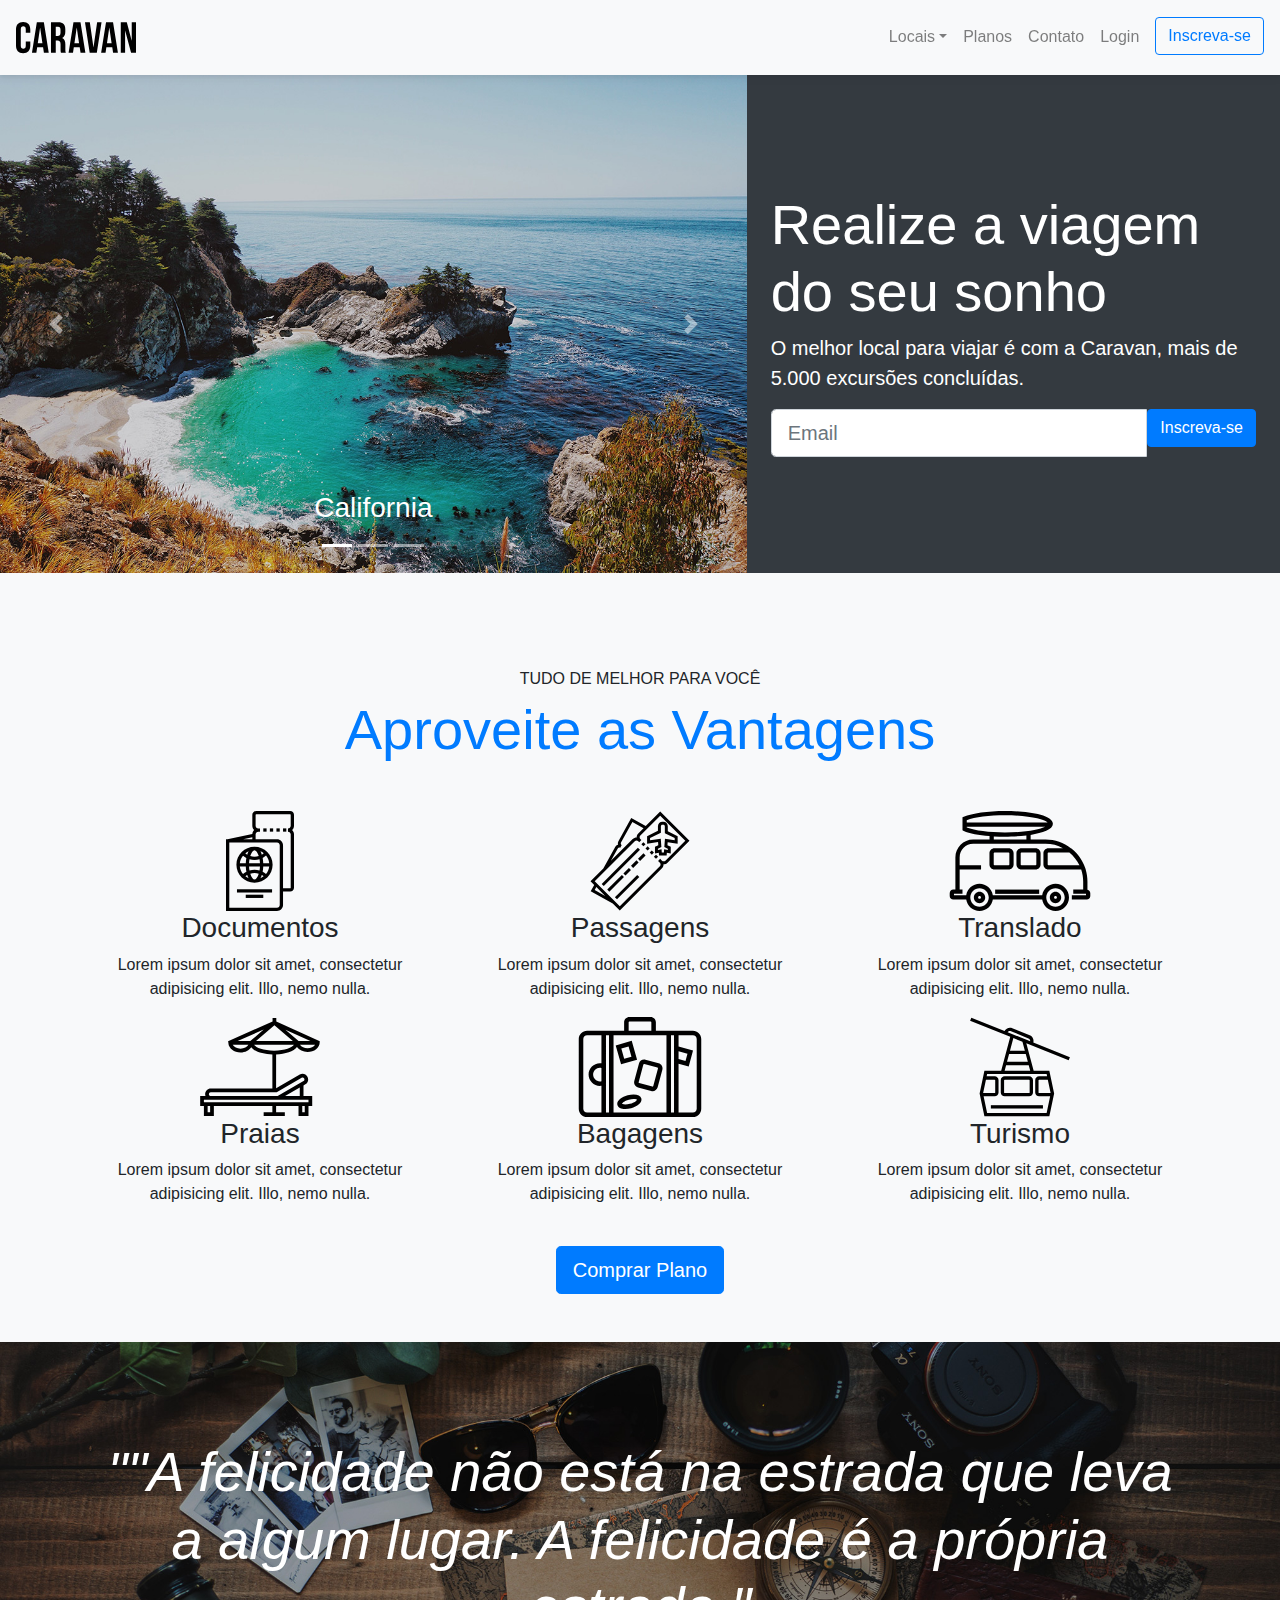
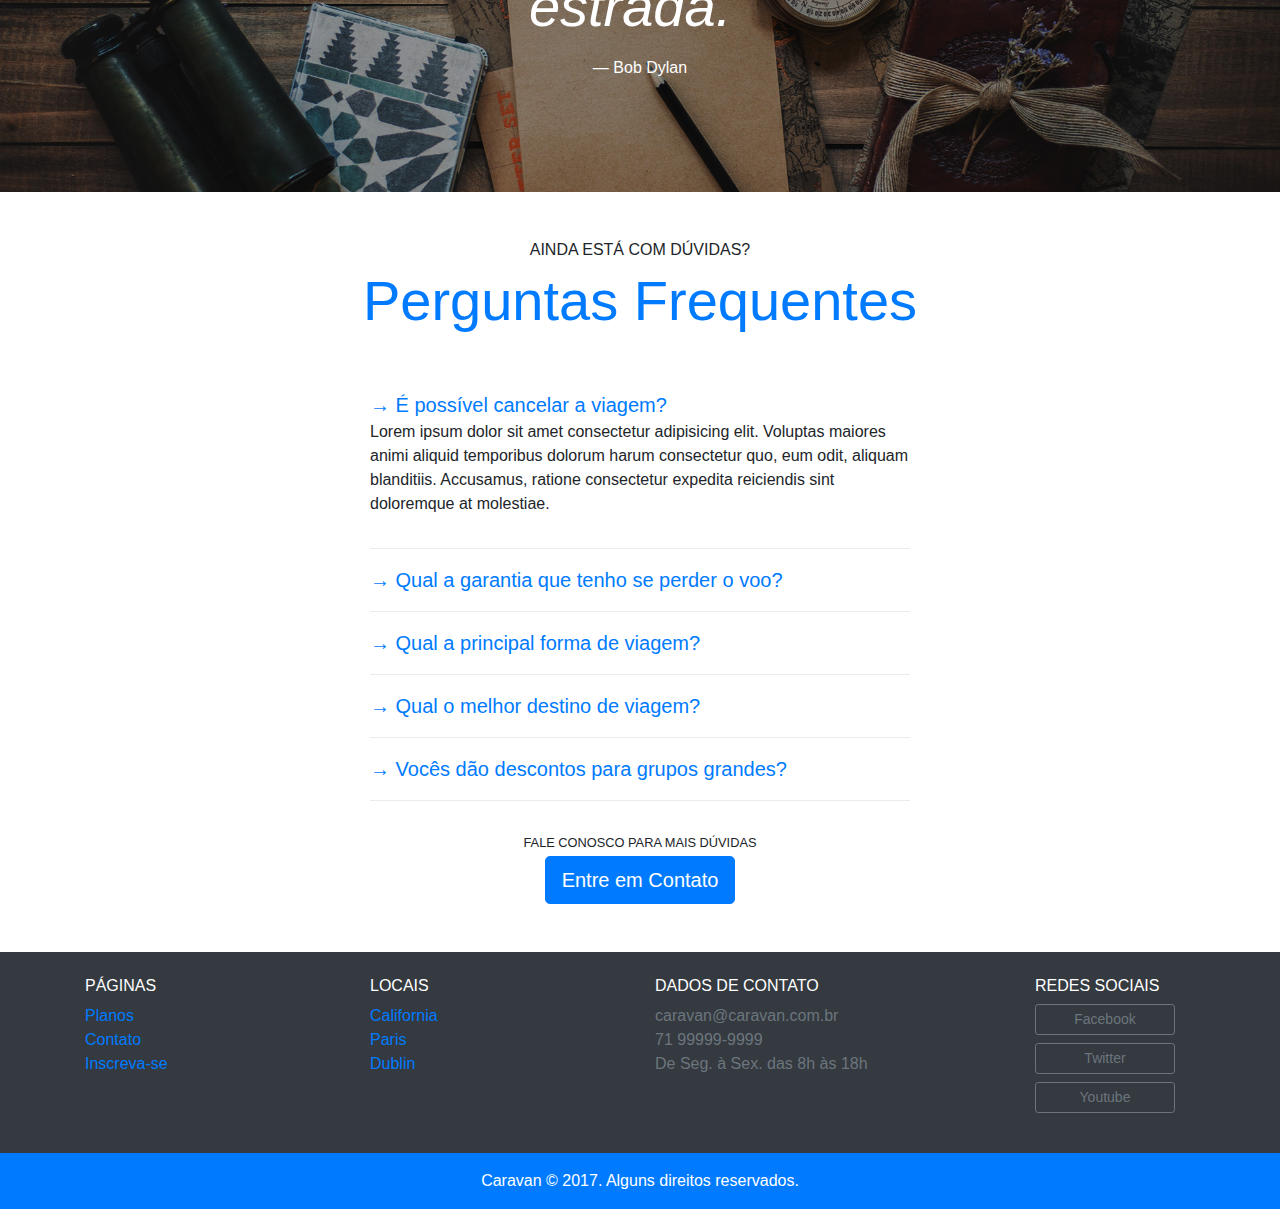
<file: index.html>
<!DOCTYPE html>
<html>

<head>
  <title>Caravan</title>

  <meta charset="utf-8">
  <meta name="viewport" content="width=device-width, initial-scale=1, shrink-to-fit=no">

  <link rel="stylesheet" href="css/bootstrap.css">
  <link rel="stylesheet" href="css/style.css">
</head>

<body>
  <!-- Modal -->
  <div class="modal fade" id="modalLogin" tabindex="-1" role="dialog" aria-labelledby="modalLoginTitulo" aria-hidden="true">
    <div class="modal-dialog" role="document">
      <div class="modal-content">
        <div class="modal-header">
          <h5 class="modal-title" id="modalLoginTitulo">Entre na sua conta</h5>
          <button type="button" class="close" data-dismiss="modal" aria-label="Close">
            <span aria-hidden="true">&times;</span>
          </button>
        </div>
        <div class="modal-body">
          <form>
            <div class="form-group">
              <label for="loginEmail">Email</label>
              <input type="email" class="form-control" id="loginEmail">
            </div>
            <div class="form-group">
              <label for="loginSenha">Password</label>
              <input type="password" class="form-control" id="loginSenha">
            </div>
            <button type="submit" class="btn btn-primary">Entrar na Conta</button>
            <small id="emailHelp" class="form-text text-muted">Esqueceu a senha?<a href="#">Clique aqui.</a></small>
          </form>
        </div>
      </div>
    </div>
  </div>
  <!-- Fecha Modal -->

  <nav class="navbar navbar-expand-md navbar-light bg-light fixed-top py-3 box-shadow">
    <a href="index.html" class="navbar-brand">
      <img src="img/caravan.svg" alt="Caravan">
    </a>
    <button class="navbar-toggler" type="button" data-toggle="collapse" data-target="#navbarSupportedContent" aria-controls="navbarSupportedContent" aria-expanded="false" aria-label="Toggle navigation">
      <span class="navbar-toggler-icon"></span>
    </button>

    <div class="collapse navbar-collapse" id="navbarSupportedContent">
      <ul class="navbar-nav ml-auto">
        <li class="nav-item dropdown">
          <a class="nav-link dropdown-toggle" href="#" id="navbarDropdown" role="button" data-toggle="dropdown" aria-haspopup="true" aria-expanded="false">Locais</a>
          <div class="dropdown-menu" aria-labelledby="navbarDropdown">
            <a class="dropdown-item" href="local.html">California</a>
            <a class="dropdown-item" href="local.html">Paris</a>
            <a class="dropdown-item" href="local.html">Dublin</a>
          </div>
        </li>
        <li class="nav-item">
          <a class="nav-link" href="planos.html">Planos</a>
        </li>
        <li class="nav-item">
          <a class="nav-link" href="contato.html">Contato</a>
        </li>
        <li class="nav-item">
          <a class="nav-link" href="#" data-toggle="modal" data-target="#modalLogin">Login</a>
        </li>
        <li class="nav-item">
          <a class="btn btn-outline-primary ml-md-2" href="inscricao.html">Inscreva-se</a>
        </li>
      </ul>
    </div>
  </nav>

  <section class="container-fluid">
    <div class="row bg-dark text-white">
      <div class="col-lg-7 p-0">

        <div id="carouselCidades" class="carousel slide" data-ride="carousel">
          <ol class="carousel-indicators">
            <li data-target="#carouselCidades" data-slide-to="0" class="active"></li>
            <li data-target="#carouselCidades" data-slide-to="1"></li>
            <li data-target="#carouselCidades" data-slide-to="2"></li>
          </ol>
          <div class="carousel-inner">
            <div class="carousel-item active">
              <img class="d-block w-100" src="img/california.jpg" alt="California">
              <div class="carousel-caption display-4">
                <h3>California</h3>
              </div>
            </div>
            <div class="carousel-item">
              <img class="d-block w-100" src="img/paris.jpg" alt="Paris">
              <div class="carousel-caption display-4">
                <h3>Paris</h3>
              </div>
            </div>
            <div class="carousel-item">
              <img class="d-block w-100" src="img/dublin.jpg" alt="Dublin">
              <div class="carousel-caption display-4">
                <h3>Dublin</h3>
              </div>
            </div>
          </div>
          <a class="carousel-control-prev" href="#carouselCidades" role="button" data-slide="prev">
            <span class="carousel-control-prev-icon" aria-hidden="true"></span>
            <span class="sr-only">Anterior</span>
          </a>
          <a class="carousel-control-next" href="#carouselCidades" role="button" data-slide="next">
            <span class="carousel-control-next-icon" aria-hidden="true"></span>
            <span class="sr-only">Próximo</span>
          </a>
        </div>

      </div>
      <div class="col-lg-5 p-4 align-self-center">
        <h1 class="display-4">Realize a viagem do seu sonho</h1>
        <p class="lead">O melhor local para viajar é com a Caravan, mais de 5.000 excursões concluídas.</p>
        <form action="">
          <div class="input-group input-group-lg">
            <input type="text" class="form-control" placeholder="Email" aria-label="Email" aria-describedby="basic-addon2">
            <span class="input-group-btn">
              <button class="btn btn-primary" type="button">Inscreva-se</button>
            </span>
          </div>
        </form>
      </div>
    </div>
  </section>

  <section class="py-5 bg-light text-center">
    <div class="container">
      <div class="my-5">
        <span class="h6 d-block">TUDO DE MELHOR PARA VOCÊ</span>
        <h2 class="display-4 text-primary">Aproveite as Vantagens</h2>
      </div>

      <div class="row">
        <div class="col-xl-4 col-md-6">
          <div style="height: 100px;" class="d-flex justify-content-center">
            <img src="img/icones/passaporte.svg" alt="Passaporte">
          </div>
          <h3>Documentos</h3>
          <p>Lorem ipsum dolor sit amet, consectetur adipisicing elit. Illo, nemo nulla.</p>
        </div>
        <div class="col-xl-4 col-md-6">
          <div style="height: 100px;" class="d-flex justify-content-center">
            <img src="img/icones/passagens.svg" alt="Passagens">
          </div>
          <h3>Passagens</h3>
          <p>Lorem ipsum dolor sit amet, consectetur adipisicing elit. Illo, nemo nulla.</p>
        </div>
        <div class="col-xl-4 col-md-6">
          <div style="height: 100px;" class="d-flex justify-content-center">
            <img src="img/icones/translado.svg" alt="Translado">
          </div>
          <h3>Translado</h3>
          <p>Lorem ipsum dolor sit amet, consectetur adipisicing elit. Illo, nemo nulla.</p>
        </div>
        <div class="col-xl-4 col-md-6">
          <div style="height: 100px;" class="d-flex justify-content-center">
            <img src="img/icones/praias.svg" alt="Praias">
          </div>
          <h3>Praias</h3>
          <p>Lorem ipsum dolor sit amet, consectetur adipisicing elit. Illo, nemo nulla.</p>
        </div>
        <div class="col-xl-4 col-md-6">
          <div style="height: 100px;" class="d-flex justify-content-center">
            <img src="img/icones/bagagens.svg" alt="Bagagens">
          </div>
          <h3>Bagagens</h3>
          <p>Lorem ipsum dolor sit amet, consectetur adipisicing elit. Illo, nemo nulla.</p>
        </div>
        <div class="col-xl-4 col-md-6">
          <div style="height: 100px;" class="d-flex justify-content-center">
            <img src="img/icones/turismo.svg" alt="Turismo">
          </div>
          <h3>Turismo</h3>
          <p>Lorem ipsum dolor sit amet, consectetur adipisicing elit. Illo, nemo nulla.</p>
        </div>
      </div>
      <a href="planos.html" class="btn btn-primary btn-lg mt-4">Comprar Plano</a>
    </div>
  </section>

  <section id="home-quote" class="p-md-5">
    <blockquote class="blockquote text-center text-white p-md-5 p-3">
      <p class="display-4"><em>""A felicidade não está na estrada que leva a algum lugar. A felicidade é a própria estrada."</em></p>
      <footer class="blockquote-footer text-white">Bob Dylan</footer>
    </blockquote>
  </section>

  <section class="container">
    <div class="my-5 text-center">
      <span class="h6 d-block">AINDA ESTÁ COM DÚVIDAS?</span>
      <h2 class="display-4 text-primary">Perguntas Frequentes</h2>
    </div>
    <div class="row justify-content-center">
      <div class="col-md-6" id="perguntasFrequentes" data-children=".pergunta">
        <div id="question1" class="pergunta py-2">
          <a class="lead" data-toggle="collapse" data-target="#pergunta1" href="#pergunta1" aria-expanded="true" aria-controls="pergunta1">→ É possível cancelar a viagem?</a>
          <div id="pergunta1" class="collapse show" aria-labelledby="question1" data-parent="#perguntasFrequentes" role="tabpanel">
            <p>Lorem ipsum dolor sit amet consectetur adipisicing elit. Voluptas maiores animi aliquid temporibus dolorum harum consectetur quo, eum odit, aliquam blanditiis. Accusamus, ratione consectetur expedita reiciendis sint doloremque at molestiae.</p>
          </div>
        </div>
        <div class="dropdown-divider"></div>
        <div id="question2" class="pergunta py-2">
          <a class="lead collapsed" data-toggle="collapse" data-target="#pergunta2" href="#pergunta2" aria-expanded="false" aria-controls="pergunta2">→ Qual a garantia que tenho se perder o voo?</a>
          <div id="pergunta2" class="collapse" aria-labelledby="question2" data-parent="#perguntasFrequentes" role="tabpanel">
            <p>Lorem ipsum dolor sit amet consectetur adipisicing elit. Voluptas maiores animi aliquid temporibus dolorum harum consectetur quo, eum odit, aliquam blanditiis. Accusamus, ratione consectetur expedita reiciendis sint doloremque at molestiae.</p>
          </div>
        </div>
        <div class="dropdown-divider"></div>
        <div id="question3" class="pergunta py-2">
          <a class="lead collapsed" data-toggle="collapse" data-target="#pergunta3" href="#pergunta3" aria-expanded="false" aria-controls="pergunta3">→ Qual a principal forma de viagem?</a>
          <div id="pergunta3" class="collapse" aria-labelledby="question3" data-parent="#perguntasFrequentes" role="tabpanel">
            <p>Lorem ipsum dolor sit amet consectetur adipisicing elit. Voluptas maiores animi aliquid temporibus dolorum harum consectetur quo, eum odit, aliquam blanditiis. Accusamus, ratione consectetur expedita reiciendis sint doloremque at molestiae.</p>
          </div>
        </div>
        <div class="dropdown-divider"></div>
        <div id="question4" class="pergunta py-2">
          <a class="lead collapsed" data-toggle="collapse" data-target="#pergunta4" href="#pergunta4" aria-expanded="false" aria-controls="pergunta4">→ Qual o melhor destino de viagem?</a>
          <div id="pergunta4" class="collapse" aria-labelledby="question4" data-parent="#perguntasFrequentes" role="tabpanel">
            <p>Lorem ipsum dolor sit amet consectetur adipisicing elit. Voluptas maiores animi aliquid temporibus dolorum harum consectetur quo, eum odit, aliquam blanditiis. Accusamus, ratione consectetur expedita reiciendis sint doloremque at molestiae.</p>
          </div>
        </div>
        <div class="dropdown-divider"></div>
        <div id="question5" class="pergunta py-2">
          <a class="lead collapsed" data-toggle="collapse" data-target="#pergunta5" href="#pergunta5" aria-expanded="false" aria-controls="pergunta5">→ Vocês dão descontos para grupos grandes?</a>
          <div id="pergunta5" class="collapse" aria-labelledby="question5" data-parent="#perguntasFrequentes" role="tabpanel">
            <p>Lorem ipsum dolor sit amet consectetur adipisicing elit. Voluptas maiores animi aliquid temporibus dolorum harum consectetur quo, eum odit, aliquam blanditiis. Accusamus, ratione consectetur expedita reiciendis sint doloremque at molestiae.</p>
          </div>
        </div>
        <div class="dropdown-divider"></div>
      </div>
    </div>
    <div class="text-center my-4">
      <p class="small m-1">FALE CONOSCO PARA MAIS DÚVIDAS</p>
      <a class="btn btn-primary btn-lg" href="contato.html">Entre em Contato</a>
    </div>
  </section>

  <footer class="bg-dark text-white mt-5">
    <div class="container py-4">
      <div class="row">
        <div class="col-md-3 col-6">
          <h4 class="h6">PÁGINAS</h4>
          <ul class="list-unstyled">
            <li><a href="planos.html">Planos</a></li>
            <li><a href="contato.html">Contato</a></li>
            <li><a href="inscricao.html">Inscreva-se</a></li>
          </ul>
        </div>
        <div class="col-md-3 col-6">
          <h4 class="h6">LOCAIS</h4>
          <ul class="list-unstyled">
            <li><a href="local.html">California</a></li>
            <li><a href="local.html">Paris</a></li>
            <li><a href="local.html">Dublin</a></li>
          </ul>
        </div>
        <div class="col-md-4">
          <h4 class="h6">DADOS DE CONTATO</h4>
          <ul class="list-unstyled text-secondary">
            <li>caravan@caravan.com.br</li>
            <li>71 99999-9999</li>
            <li>De Seg. à Sex. das 8h às 18h</li>
          </ul>
        </div>
        <div class="col-md-2">
          <h4 class="h6">REDES SOCIAIS</h4>
          <ul class="list-unstyled">
            <li><a class="btn btn-outline-secondary btn-sm btn-block mb-2" href="#" style="max-width: 140px;">Facebook</a></li>
            <li><a class="btn btn-outline-secondary btn-sm btn-block mb-2" href="#" style="max-width: 140px;">Twitter</a></li>
            <li><a class="btn btn-outline-secondary btn-sm btn-block mb-2" href="#" style="max-width: 140px;">Youtube</a></li>
          </ul>
        </div>
      </div>
    </div>
    <div class="bg-primary text-center py-3">
      <p class="mb-0">Caravan © 2017. Alguns direitos reservados.</p>
    </div>
  </footer>

  <script type="text/javascript" src="js/jquery-3.2.1.slim.min.js"></script>
  <script type="text/javascript" src="js/popper.min.js"></script>
  <script type="text/javascript" src="js/bootstrap.js"></script>
  <script type="text/javascript" src="js/app.js"></script>
</body>

</html>
</file>
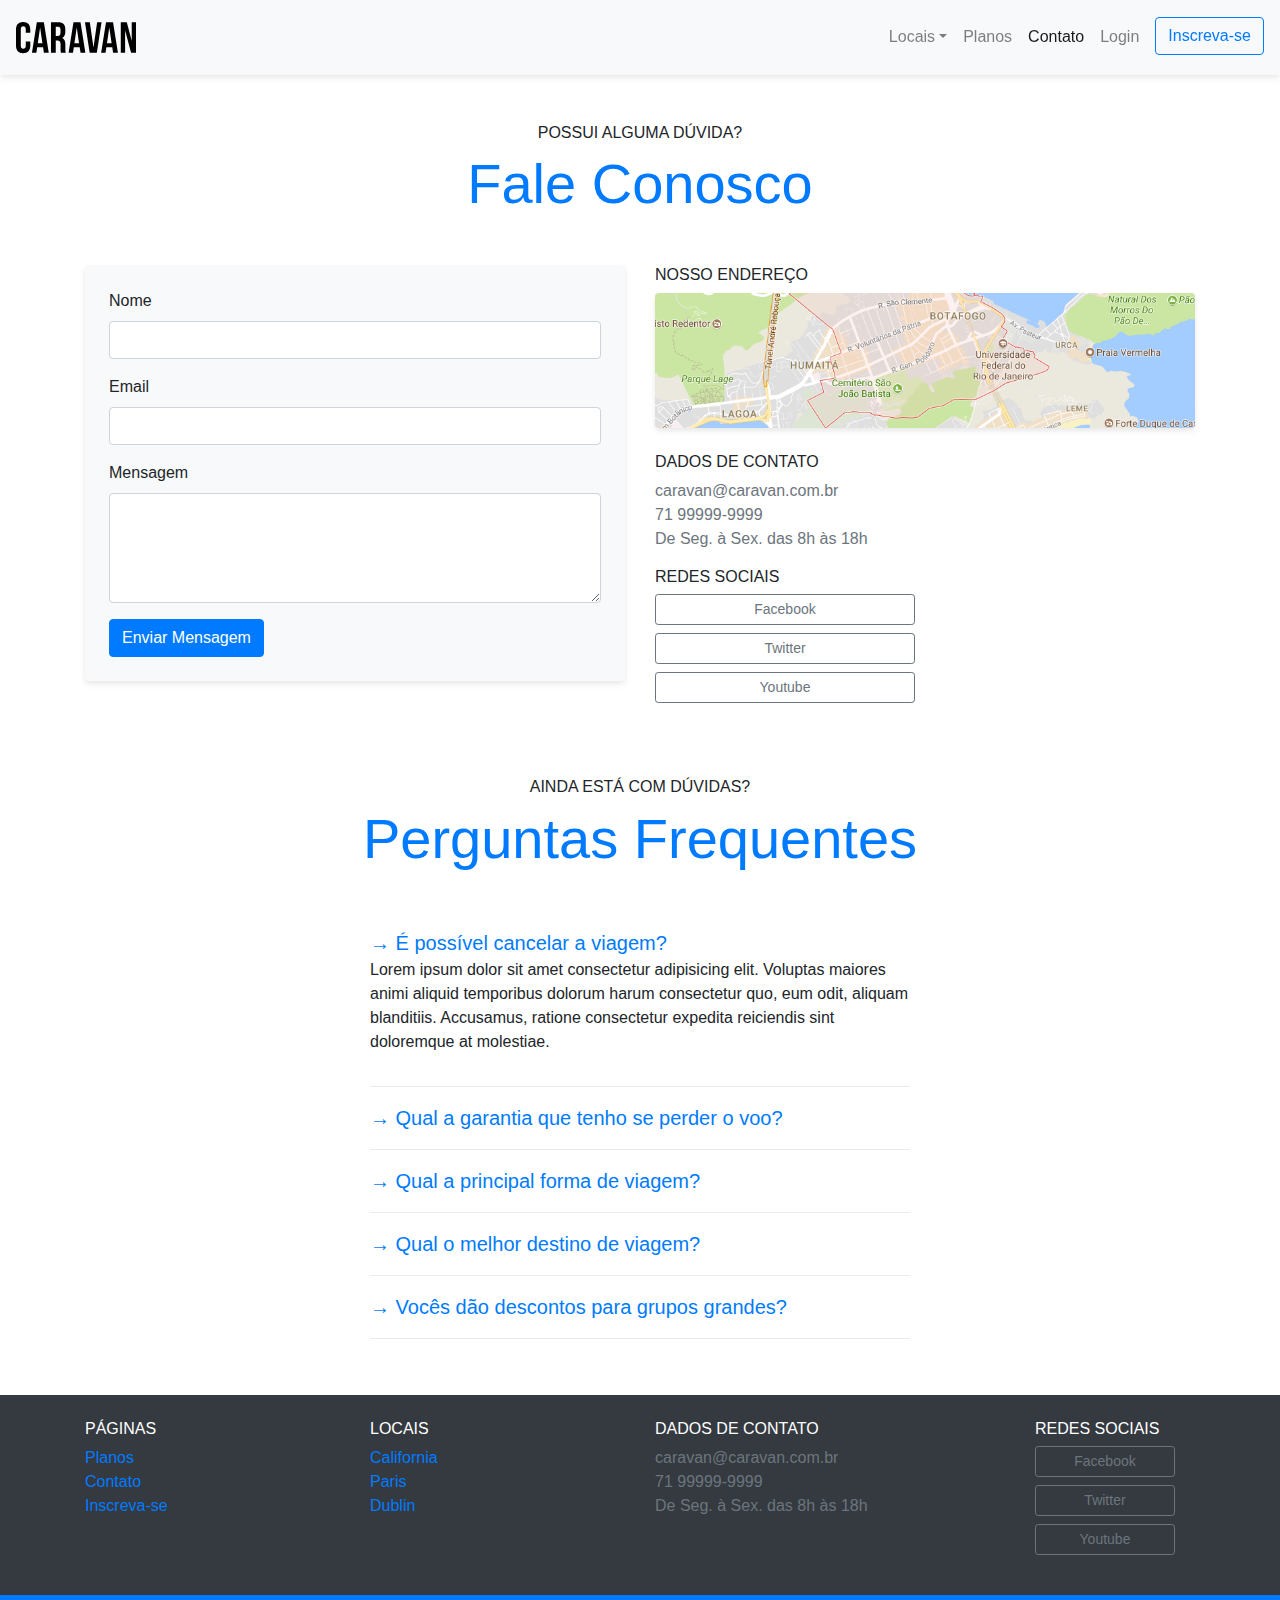
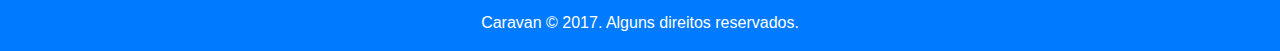
<file: contato.html>
<!DOCTYPE html>
<html>

<head>
  <title>Caravan - Contato</title>

  <meta charset="utf-8">
  <meta name="viewport" content="width=device-width, initial-scale=1, shrink-to-fit=no">

  <link rel="stylesheet" href="css/bootstrap.css">
  <link rel="stylesheet" href="css/style.css">
</head>

<body>
  <!-- Modal -->
  <div class="modal fade" id="modalLogin" tabindex="-1" role="dialog" aria-labelledby="modalLoginTitulo" aria-hidden="true">
    <div class="modal-dialog" role="document">
      <div class="modal-content">
        <div class="modal-header">
          <h5 class="modal-title" id="modalLoginTitulo">Entre na sua conta</h5>
          <button type="button" class="close" data-dismiss="modal" aria-label="Close">
            <span aria-hidden="true">&times;</span>
          </button>
        </div>
        <div class="modal-body">
          <form>
            <div class="form-group">
              <label for="loginEmail">Email</label>
              <input type="email" class="form-control" id="loginEmail">
            </div>
            <div class="form-group">
              <label for="loginSenha">Password</label>
              <input type="password" class="form-control" id="loginSenha">
            </div>
            <button type="submit" class="btn btn-primary">Entrar na Conta</button>
            <small id="emailHelp" class="form-text text-muted">Esqueceu a senha?<a href="#">Clique aqui.</a></small>
          </form>
        </div>
      </div>
    </div>
  </div>
  <!-- Fecha Modal -->

  <nav class="navbar navbar-expand-md navbar-light bg-light fixed-top py-3 box-shadow">
    <a href="index.html" class="navbar-brand">
      <img src="img/caravan.svg" alt="Caravan">
    </a>
    <button class="navbar-toggler" type="button" data-toggle="collapse" data-target="#navbarSupportedContent" aria-controls="navbarSupportedContent" aria-expanded="false" aria-label="Toggle navigation">
      <span class="navbar-toggler-icon"></span>
    </button>

    <div class="collapse navbar-collapse" id="navbarSupportedContent">
      <ul class="navbar-nav ml-auto">
        <li class="nav-item dropdown">
          <a class="nav-link dropdown-toggle" href="#" id="navbarDropdown" role="button" data-toggle="dropdown" aria-haspopup="true" aria-expanded="false">Locais</a>
          <div class="dropdown-menu" aria-labelledby="navbarDropdown">
            <a class="dropdown-item" href="local.html">California</a>
            <a class="dropdown-item" href="local.html">Paris</a>
            <a class="dropdown-item" href="local.html">Dublin</a>
          </div>
        </li>
        <li class="nav-item">
          <a class="nav-link" href="planos.html">Planos</a>
        </li>
        <li class="nav-item">
          <a class="nav-link active" href="contato.html">Contato</a>
        </li>
        <li class="nav-item">
          <a class="nav-link" href="#" data-toggle="modal" data-target="#modalLogin">Login</a>
        </li>
        <li class="nav-item">
          <a class="btn btn-outline-primary ml-md-2" href="inscricao.html">Inscreva-se</a>
        </li>
      </ul>
    </div>
  </nav>

  <section class="container">
    <div class="my-5 text-center">
      <span class="h6 d-block">POSSUI ALGUMA DÚVIDA?</span>
      <h1 class="display-4 text-primary">Fale Conosco</h1>
    </div>
    <div class="row">
      <div class="col-lg mb-5">
        <form class="bg-light rounded p-4 box-shadow">
          <div class="form-group">
            <label for="clienteNome">Nome</label>
            <input type="text" class="form-control" id="clienteNome">
          </div>
          <div class="form-group">
            <label for="clienteEmail">Email</label>
            <input type="email" class="form-control" id="clienteEmail">
          </div>
          <div class="form-group">
            <label for="clienteMensagem">Mensagem</label>
            <textarea id="clienteMensagem" class="form-control" rows="4"></textarea>
          </div>
          <button type="submit" class="btn btn-primary">Enviar Mensagem</button>
        </form>
      </div>
      <div class="col-lg">
        <h2 class="h6">NOSSO ENDEREÇO</h2>
        <a href="#">
          <img class="img-fluid box-shadow rounded mb-4" src="img/mapa.png" alt="Endereço da Empresa">
        </a>

        <h2 class="h6">DADOS DE CONTATO</h2>
        <ul class="list-unstyled text-secondary">
          <li>caravan@caravan.com.br</li>
          <li>71 99999-9999</li>
          <li>De Seg. à Sex. das 8h às 18h</li>
        </ul>

        <h2 class="h6">REDES SOCIAIS</h2>
        <ul class="list-unstyled" style="max-width: 260px;">
          <li><a class="btn btn-outline-secondary btn-sm btn-block mb-2" href="#">Facebook</a></li>
          <li><a class="btn btn-outline-secondary btn-sm btn-block mb-2" href="#">Twitter</a></li>
          <li><a class="btn btn-outline-secondary btn-sm btn-block mb-2" href="#">Youtube</a></li>
        </ul>

      </div>
    </div>
  </section>


  <section class="container">
    <div class="my-5 text-center">
      <span class="h6 d-block">AINDA ESTÁ COM DÚVIDAS?</span>
      <h2 class="display-4 text-primary">Perguntas Frequentes</h2>
    </div>
    <div class="row justify-content-center">
      <div class="col-md-6" id="perguntasFrequentes" data-children=".pergunta">
        <div id="question1" class="pergunta py-2">
          <a class="lead" data-toggle="collapse" data-target="#pergunta1" href="#pergunta1" aria-expanded="true" aria-controls="pergunta1">→ É possível cancelar a viagem?</a>
          <div id="pergunta1" class="collapse show" aria-labelledby="question1" data-parent="#perguntasFrequentes" role="tabpanel">
            <p>Lorem ipsum dolor sit amet consectetur adipisicing elit. Voluptas maiores animi aliquid temporibus dolorum harum consectetur quo, eum odit, aliquam blanditiis. Accusamus, ratione consectetur expedita reiciendis sint doloremque at molestiae.</p>
          </div>
        </div>
        <div class="dropdown-divider"></div>
        <div id="question2" class="pergunta py-2">
          <a class="lead collapsed" data-toggle="collapse" data-target="#pergunta2" href="#pergunta2" aria-expanded="false" aria-controls="pergunta2">→ Qual a garantia que tenho se perder o voo?</a>
          <div id="pergunta2" class="collapse" aria-labelledby="question2" data-parent="#perguntasFrequentes" role="tabpanel">
            <p>Lorem ipsum dolor sit amet consectetur adipisicing elit. Voluptas maiores animi aliquid temporibus dolorum harum consectetur quo, eum odit, aliquam blanditiis. Accusamus, ratione consectetur expedita reiciendis sint doloremque at molestiae.</p>
          </div>
        </div>
        <div class="dropdown-divider"></div>
        <div id="question3" class="pergunta py-2">
          <a class="lead collapsed" data-toggle="collapse" data-target="#pergunta3" href="#pergunta3" aria-expanded="false" aria-controls="pergunta3">→ Qual a principal forma de viagem?</a>
          <div id="pergunta3" class="collapse" aria-labelledby="question3" data-parent="#perguntasFrequentes" role="tabpanel">
            <p>Lorem ipsum dolor sit amet consectetur adipisicing elit. Voluptas maiores animi aliquid temporibus dolorum harum consectetur quo, eum odit, aliquam blanditiis. Accusamus, ratione consectetur expedita reiciendis sint doloremque at molestiae.</p>
          </div>
        </div>
        <div class="dropdown-divider"></div>
        <div id="question4" class="pergunta py-2">
          <a class="lead collapsed" data-toggle="collapse" data-target="#pergunta4" href="#pergunta4" aria-expanded="false" aria-controls="pergunta4">→ Qual o melhor destino de viagem?</a>
          <div id="pergunta4" class="collapse" aria-labelledby="question4" data-parent="#perguntasFrequentes" role="tabpanel">
            <p>Lorem ipsum dolor sit amet consectetur adipisicing elit. Voluptas maiores animi aliquid temporibus dolorum harum consectetur quo, eum odit, aliquam blanditiis. Accusamus, ratione consectetur expedita reiciendis sint doloremque at molestiae.</p>
          </div>
        </div>
        <div class="dropdown-divider"></div>
        <div id="question5" class="pergunta py-2">
          <a class="lead collapsed" data-toggle="collapse" data-target="#pergunta5" href="#pergunta5" aria-expanded="false" aria-controls="pergunta5">→ Vocês dão descontos para grupos grandes?</a>
          <div id="pergunta5" class="collapse" aria-labelledby="question5" data-parent="#perguntasFrequentes" role="tabpanel">
            <p>Lorem ipsum dolor sit amet consectetur adipisicing elit. Voluptas maiores animi aliquid temporibus dolorum harum consectetur quo, eum odit, aliquam blanditiis. Accusamus, ratione consectetur expedita reiciendis sint doloremque at molestiae.</p>
          </div>
        </div>
        <div class="dropdown-divider"></div>
      </div>
    </div>
  </section>

  <footer class="bg-dark text-white mt-5">
    <div class="container py-4">
      <div class="row">
        <div class="col-md-3 col-6">
          <h4 class="h6">PÁGINAS</h4>
          <ul class="list-unstyled">
            <li><a href="planos.html">Planos</a></li>
            <li><a href="contato.html">Contato</a></li>
            <li><a href="inscricao.html">Inscreva-se</a></li>
          </ul>
        </div>
        <div class="col-md-3 col-6">
          <h4 class="h6">LOCAIS</h4>
          <ul class="list-unstyled">
            <li><a href="local.html">California</a></li>
            <li><a href="local.html">Paris</a></li>
            <li><a href="local.html">Dublin</a></li>
          </ul>
        </div>
        <div class="col-md-4">
          <h4 class="h6">DADOS DE CONTATO</h4>
          <ul class="list-unstyled text-secondary">
            <li>caravan@caravan.com.br</li>
            <li>71 99999-9999</li>
            <li>De Seg. à Sex. das 8h às 18h</li>
          </ul>
        </div>
        <div class="col-md-2">
          <h4 class="h6">REDES SOCIAIS</h4>
          <ul class="list-unstyled">
            <li><a class="btn btn-outline-secondary btn-sm btn-block mb-2" href="#" style="max-width: 140px;">Facebook</a></li>
            <li><a class="btn btn-outline-secondary btn-sm btn-block mb-2" href="#" style="max-width: 140px;">Twitter</a></li>
            <li><a class="btn btn-outline-secondary btn-sm btn-block mb-2" href="#" style="max-width: 140px;">Youtube</a></li>
          </ul>
        </div>
      </div>
    </div>
    <div class="bg-primary text-center py-3">
      <p class="mb-0">Caravan © 2017. Alguns direitos reservados.</p>
    </div>
  </footer>

  <script type="text/javascript" src="js/jquery-3.2.1.slim.min.js"></script>
  <script type="text/javascript" src="js/popper.min.js"></script>
  <script type="text/javascript" src="js/bootstrap.js"></script>
  <script type="text/javascript" src="js/app.js"></script>
</body>

</html>
</file>
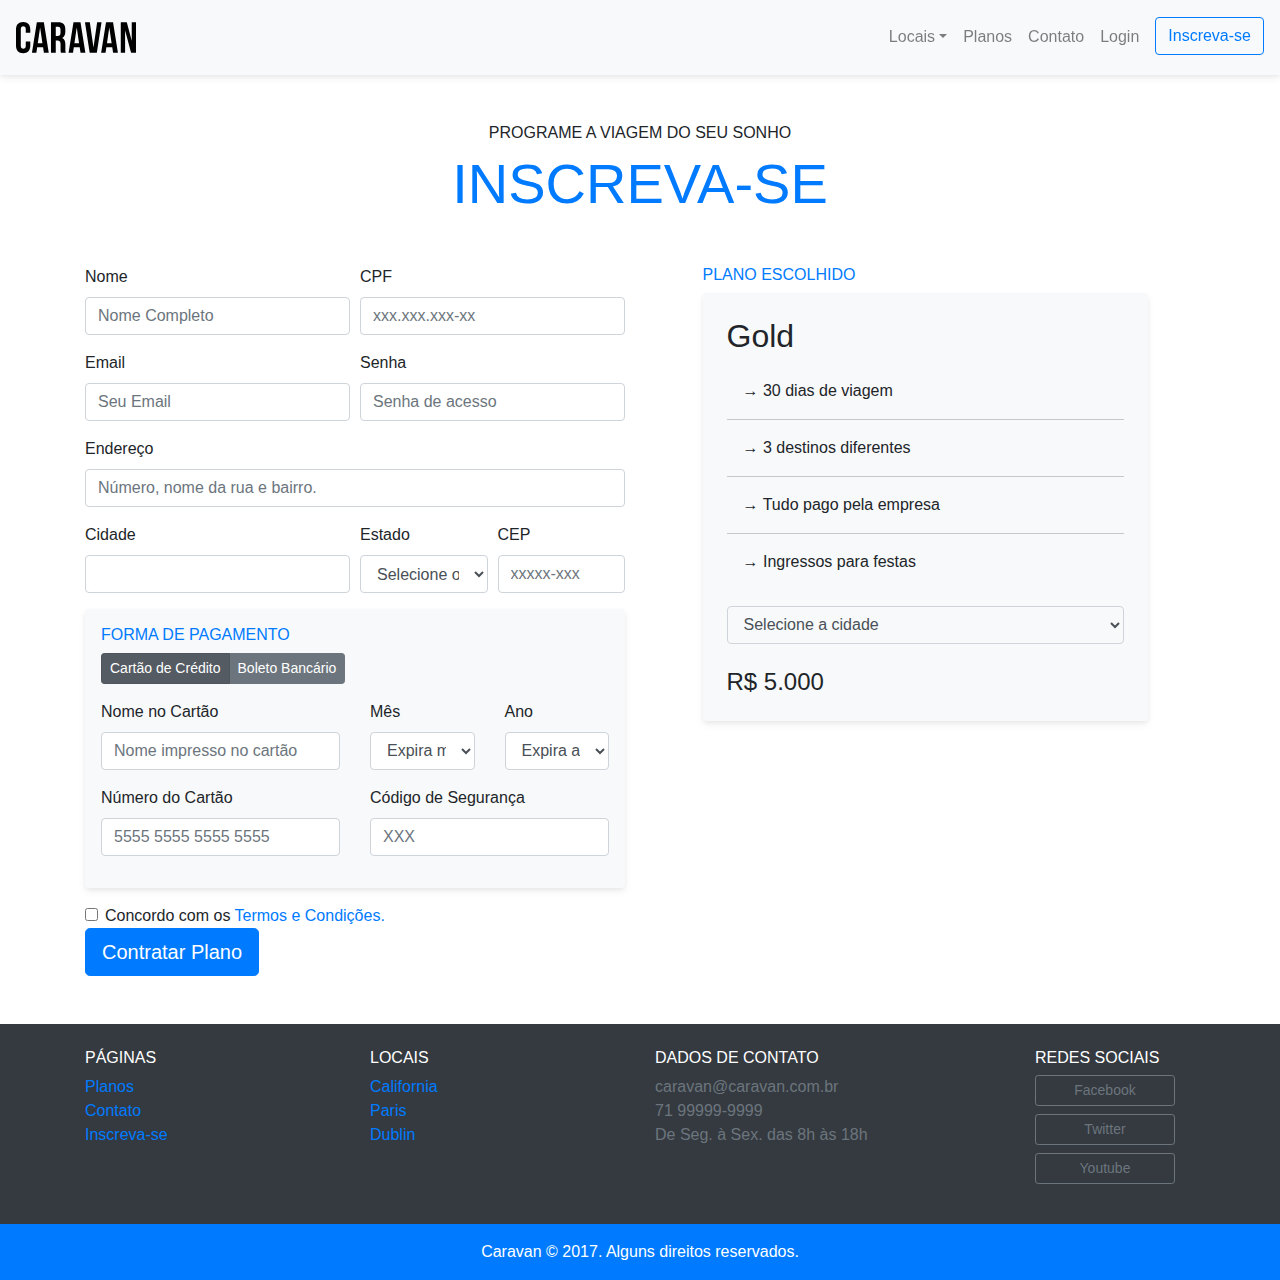
<file: inscricao.html>
<!DOCTYPE html>
<html>

<head>
  <title>Caravan - Inscrição</title>

  <meta charset="utf-8">
  <meta name="viewport" content="width=device-width, initial-scale=1, shrink-to-fit=no">

  <link rel="stylesheet" href="css/bootstrap.css">
  <link rel="stylesheet" href="css/style.css">
</head>

<body>
  <!-- Modal -->
  <div class="modal fade" id="modalLogin" tabindex="-1" role="dialog" aria-labelledby="modalLoginTitulo" aria-hidden="true">
    <div class="modal-dialog" role="document">
      <div class="modal-content">
        <div class="modal-header">
          <h5 class="modal-title" id="modalLoginTitulo">Entre na sua conta</h5>
          <button type="button" class="close" data-dismiss="modal" aria-label="Close">
            <span aria-hidden="true">&times;</span>
          </button>
        </div>
        <div class="modal-body">
          <form>
            <div class="form-group">
              <label for="loginEmail">Email</label>
              <input type="email" class="form-control" id="loginEmail">
            </div>
            <div class="form-group">
              <label for="loginSenha">Password</label>
              <input type="password" class="form-control" id="loginSenha">
            </div>
            <button type="submit" class="btn btn-primary">Entrar na Conta</button>
            <small id="emailHelp" class="form-text text-muted">Esqueceu a senha?<a href="#">Clique aqui.</a></small>
          </form>
        </div>
      </div>
    </div>
  </div>
  <!-- Fecha Modal -->

  <nav class="navbar navbar-expand-md navbar-light bg-light fixed-top py-3 box-shadow">
    <a href="index.html" class="navbar-brand">
      <img src="img/caravan.svg" alt="Caravan">
    </a>
    <button class="navbar-toggler" type="button" data-toggle="collapse" data-target="#navbarSupportedContent" aria-controls="navbarSupportedContent" aria-expanded="false" aria-label="Toggle navigation">
      <span class="navbar-toggler-icon"></span>
    </button>

    <div class="collapse navbar-collapse" id="navbarSupportedContent">
      <ul class="navbar-nav ml-auto">
        <li class="nav-item dropdown">
          <a class="nav-link dropdown-toggle" href="#" id="navbarDropdown" role="button" data-toggle="dropdown" aria-haspopup="true" aria-expanded="false">Locais</a>
          <div class="dropdown-menu" aria-labelledby="navbarDropdown">
            <a class="dropdown-item" href="local.html">California</a>
            <a class="dropdown-item" href="local.html">Paris</a>
            <a class="dropdown-item" href="local.html">Dublin</a>
          </div>
        </li>
        <li class="nav-item">
          <a class="nav-link" href="planos.html">Planos</a>
        </li>
        <li class="nav-item">
          <a class="nav-link" href="contato.html">Contato</a>
        </li>
        <li class="nav-item">
          <a class="nav-link" href="#" data-toggle="modal" data-target="#modalLogin">Login</a>
        </li>
        <li class="nav-item">
          <a class="btn btn-outline-primary ml-md-2" href="inscricao.html">Inscreva-se</a>
        </li>
      </ul>
    </div>
  </nav>

  <section class="container">
    <div class="my-5 text-center">
      <span class="h6 d-block">PROGRAME A VIAGEM DO SEU SONHO</span>
      <h1 class="display-4 text-primary">INSCREVA-SE</h1>
    </div>
    <div class="row">
      <form class="col-lg-6" action="">
        <div class="form-row">
          <div class="form-group col-md-6">
            <label for="inputNome">Nome</label>
            <input type="text" class="form-control" id="inputNome" placeholder="Nome Completo">
          </div>
          <div class="form-group col-md-6">
            <label for="inputCPF">CPF</label>
            <input type="text" class="form-control" id="inputCPF" placeholder="xxx.xxx.xxx-xx">
          </div>
          <div class="form-group col-md-6">
            <label for="inputEmail">Email</label>
            <input type="email" class="form-control" id="inputEmail" placeholder="Seu Email">
          </div>
          <div class="form-group col-md-6">
            <label for="inputSenha">Senha</label>
            <input type="password" class="form-control" id="inputSenha" placeholder="Senha de acesso">
          </div>
          <div class="form-group col-12">
            <label for="inputEndereco">Endereço</label>
            <input type="text" class="form-control" id="inputEndereco" placeholder="Número, nome da rua e bairro.">
          </div>
          <div class="form-group col-md-6">
            <label for="inputCidade">Cidade</label>
            <input type="text" class="form-control" id="inputCidade">
          </div>
          <div class="form-group col-md-3 col-6">
            <label for="inputEstado">Estado</label>
            <select id="inputEstado" class="form-control">
              <option>Selecione o Estado</option>
              <option>Bahia</option>
              <option>Rio de Janeiro</option>
              <option>São Paulo</option>
              <option>Ceará</option>
              <option>Acre</option>
            </select>
          </div>
          <div class="form-group col-md-3 col-6">
            <label for="inputCEP">CEP</label>
            <input type="text" class="form-control" id="inputCEP" placeholder="xxxxx-xxx">
          </div>
        </div>

        <div class="bg-light rounded box-shadow p-3 form-group">
          <h2 class="h6 text-primary">FORMA DE PAGAMENTO</h2>
          <nav class="nav btn-group mb-3" id="formaPagamento" role="tablist">
            <button type="button" class="btn btn-secondary active btn-sm" id="nav-cartao-tab" data-toggle="tab" href="#nav-cartao" role="tab" aria-controls="nav-cartao" aria-selected="true">Cartão de Crédito</button>
            <button type="button" class="btn btn-secondary btn-sm" id="nav-boleto-tab" data-toggle="tab" href="#nav-boleto" role="tab" aria-controls="nav-boleto" aria-selected="false">Boleto Bancário</button>
          </nav>
          <div class="tab-content" id="formaPagamentoConteudo">
            <div class="tab-pane fade show active" id="nav-cartao" role="tabpanel" aria-labelledby="nav-cartao-tab">
              <div class="form row">
                <div class="form-group col-md-6">
                  <label for="inputNomeCartao">Nome no Cartão</label>
                  <input type="text" class="form-control" id="inputNomeCartao" placeholder="Nome impresso no cartão">
                </div>
                <div class="form-group col-md-3 col-6">
                  <label for="inputMes">Mês</label>
                  <select id="inputMes" class="form-control">
                    <option>Expira mês...</option>
                    <option>01</option>
                    <option>02</option>
                    <option>03</option>
                    <option>04</option>
                    <option>05</option>
                  </select>
                </div>
                <div class="form-group col-md-3 col-6">
                  <label for="inputAno">Ano</label>
                  <select id="inputAno" class="form-control">
                    <option>Expira ano...</option>
                    <option>2023</option>
                    <option>2024</option>
                    <option>2025</option>
                  </select>
                </div>
                <div class="form-group col-md-6">
                  <label for="inputNumeroCartao">Número do Cartão</label>
                  <input type="text" class="form-control" id="inputNumeroCartao" placeholder="5555 5555 5555 5555">
                </div>
                <div class="form-group col-md-6">
                  <label for="inputCodigoSeguranca">Código de Segurança</label>
                  <input type="text" class="form-control" id="inputCodigoSeguranca" placeholder="XXX">
                </div>
              </div>
            </div>
            <div class="tab-pane fade" id="nav-boleto" role="tabpanel" aria-labelledby="nav-boleto-tab">
              <p class="lead">Clique em contratar plano que enviaremos um boleto para o seu e-mail.</p>
            </div>
          </div>
        </div>

        <div class="form-check">
          <label class="form-check-label">
            <input type="checkbox" class="form-check-input">
            Concordo com os <a href="#">Termos e Condições.</a>
          </label>
        </div>
        <button type="submit" class="btn btn-primary btn-lg">Contratar Plano</button>
      </form>

      <div class="col-lg-5 mx-auto order-first order-lg-1 mb-5">
        <h2 class="h6 text-primary">PLANO ESCOLHIDO</h2>
        <div class="bg-light rounded p-4 box-shadow">
          <h2>Gold</h2>
          <ul class="lista-plano list-unstyled">
            <li>→ 30 dias de viagem</li>
            <li>→ 3 destinos diferentes</li>
            <li>→ Tudo pago pela empresa</li>
            <li>→ Ingressos para festas</li>
          </ul>
          <form class="form-group">
            <select class="form-control bg-light" id="inputCidades">
              <option>Selecione a cidade</option>
              <option>California</option>
              <option>Paris</option>
              <option>Dublin</option>
            </select>
          </form>
          <div class="row mt-4">
            <div class="col">
              <span class="h4">R$ 5.000</span>
            </div>
          </div>
        </div>
      </div>

    </div>

  </section>




  <footer class="bg-dark text-white mt-5">
    <div class="container py-4">
      <div class="row">
        <div class="col-md-3 col-6">
          <h4 class="h6">PÁGINAS</h4>
          <ul class="list-unstyled">
            <li><a href="planos.html">Planos</a></li>
            <li><a href="contato.html">Contato</a></li>
            <li><a href="inscricao.html">Inscreva-se</a></li>
          </ul>
        </div>
        <div class="col-md-3 col-6">
          <h4 class="h6">LOCAIS</h4>
          <ul class="list-unstyled">
            <li><a href="local.html">California</a></li>
            <li><a href="local.html">Paris</a></li>
            <li><a href="local.html">Dublin</a></li>
          </ul>
        </div>
        <div class="col-md-4">
          <h4 class="h6">DADOS DE CONTATO</h4>
          <ul class="list-unstyled text-secondary">
            <li>caravan@caravan.com.br</li>
            <li>71 99999-9999</li>
            <li>De Seg. à Sex. das 8h às 18h</li>
          </ul>
        </div>
        <div class="col-md-2">
          <h4 class="h6">REDES SOCIAIS</h4>
          <ul class="list-unstyled">
            <li><a class="btn btn-outline-secondary btn-sm btn-block mb-2" href="#" style="max-width: 140px;">Facebook</a></li>
            <li><a class="btn btn-outline-secondary btn-sm btn-block mb-2" href="#" style="max-width: 140px;">Twitter</a></li>
            <li><a class="btn btn-outline-secondary btn-sm btn-block mb-2" href="#" style="max-width: 140px;">Youtube</a></li>
          </ul>
        </div>
      </div>
    </div>
    <div class="bg-primary text-center py-3">
      <p class="mb-0">Caravan © 2017. Alguns direitos reservados.</p>
    </div>
  </footer>

  <script type="text/javascript" src="js/jquery-3.2.1.slim.min.js"></script>
  <script type="text/javascript" src="js/popper.min.js"></script>
  <script type="text/javascript" src="js/bootstrap.js"></script>
  <script type="text/javascript" src="js/app.js"></script>
</body>

</html>
</file>
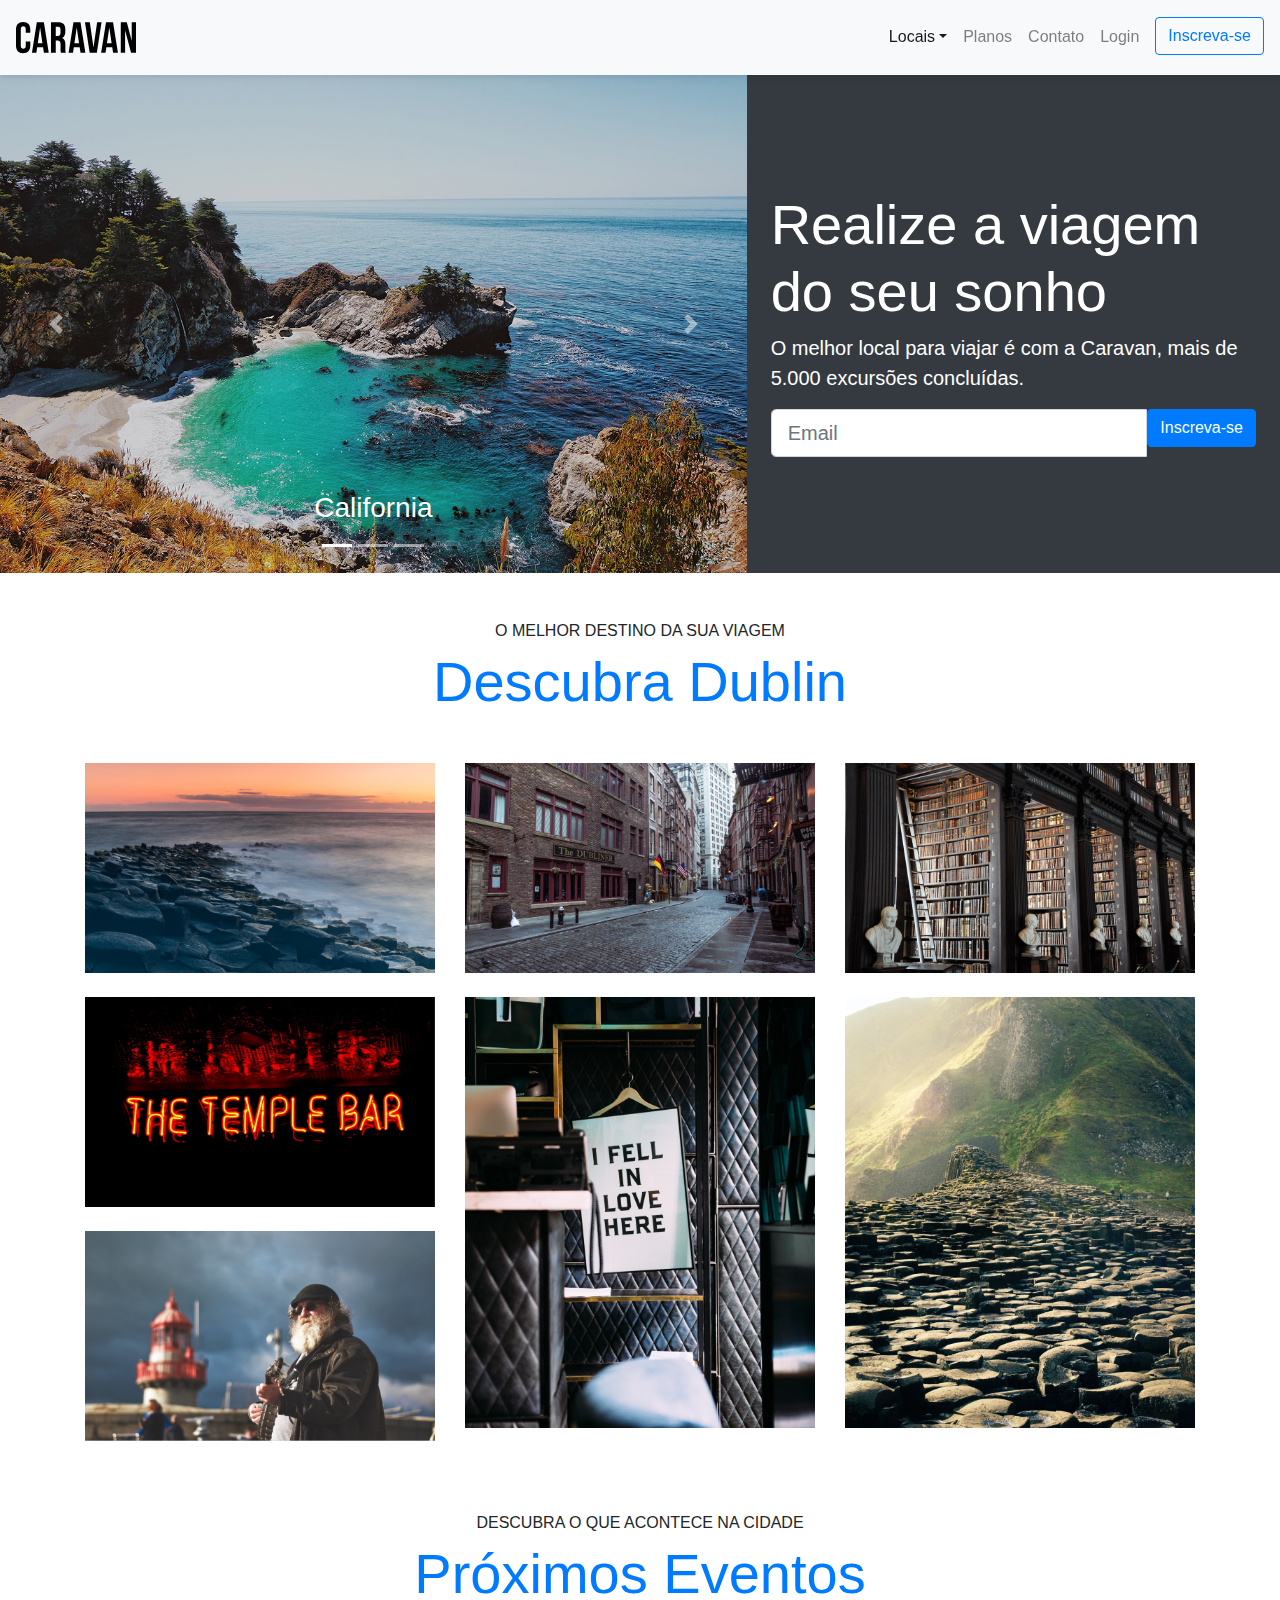
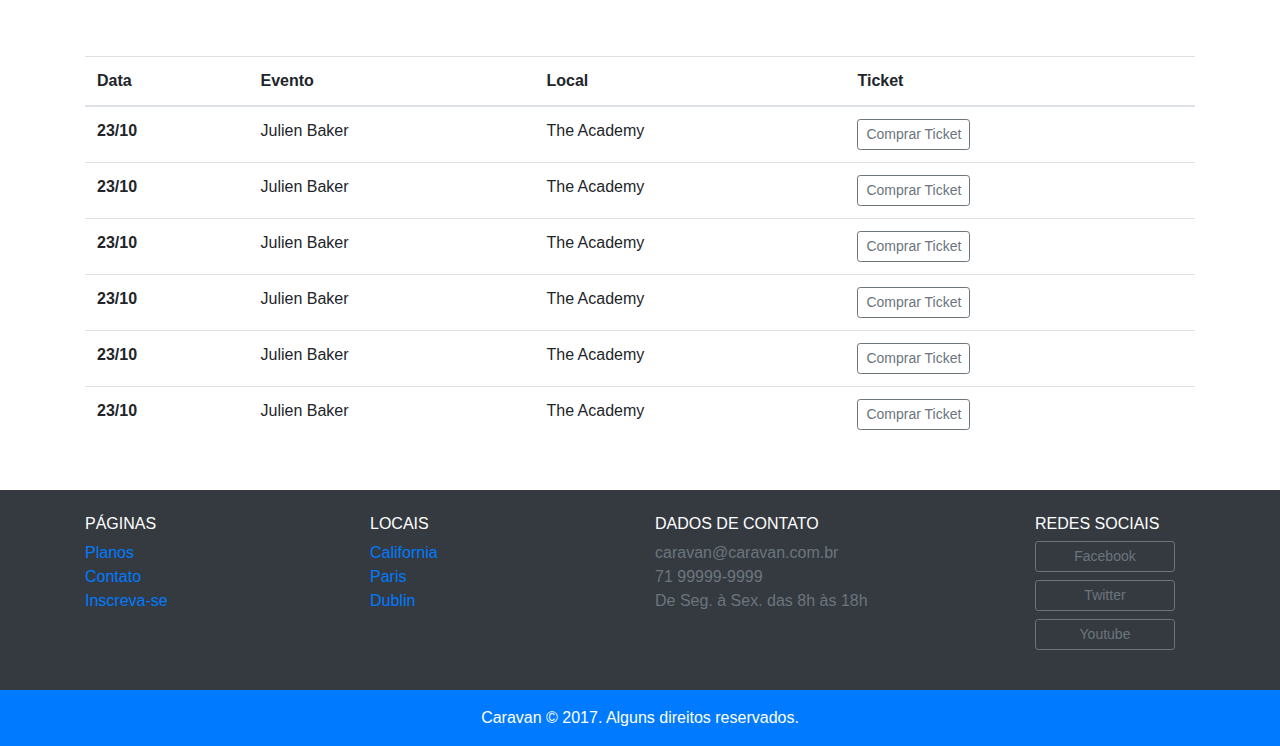
<file: local.html>
<!DOCTYPE html>
<html>

<head>
  <title>Caravan - Local</title>

  <meta charset="utf-8">
  <meta name="viewport" content="width=device-width, initial-scale=1, shrink-to-fit=no">

  <link rel="stylesheet" href="css/bootstrap.css">
  <link rel="stylesheet" href="css/style.css">
</head>

<body>
  <!-- Modal -->
  <div class="modal fade" id="modalLogin" tabindex="-1" role="dialog" aria-labelledby="modalLoginTitulo" aria-hidden="true">
    <div class="modal-dialog" role="document">
      <div class="modal-content">
        <div class="modal-header">
          <h5 class="modal-title" id="modalLoginTitulo">Entre na sua conta</h5>
          <button type="button" class="close" data-dismiss="modal" aria-label="Close">
            <span aria-hidden="true">&times;</span>
          </button>
        </div>
        <div class="modal-body">
          <form>
            <div class="form-group">
              <label for="loginEmail">Email</label>
              <input type="email" class="form-control" id="loginEmail">
            </div>
            <div class="form-group">
              <label for="loginSenha">Password</label>
              <input type="password" class="form-control" id="loginSenha">
            </div>
            <button type="submit" class="btn btn-primary">Entrar na Conta</button>
            <small id="emailHelp" class="form-text text-muted">Esqueceu a senha?<a href="#">Clique aqui.</a></small>
          </form>
        </div>
      </div>
    </div>
  </div>
  <!-- Fecha Modal -->

  <nav class="navbar navbar-expand-md navbar-light bg-light fixed-top py-3 box-shadow">
    <a href="index.html" class="navbar-brand">
      <img src="img/caravan.svg" alt="Caravan">
    </a>
    <button class="navbar-toggler" type="button" data-toggle="collapse" data-target="#navbarSupportedContent" aria-controls="navbarSupportedContent" aria-expanded="false" aria-label="Toggle navigation">
      <span class="navbar-toggler-icon"></span>
    </button>

    <div class="collapse navbar-collapse" id="navbarSupportedContent">
      <ul class="navbar-nav ml-auto">
        <li class="nav-item dropdown">
          <a class="nav-link dropdown-toggle active" href="#" id="navbarDropdown" role="button" data-toggle="dropdown" aria-haspopup="true" aria-expanded="false">Locais</a>
          <div class="dropdown-menu" aria-labelledby="navbarDropdown">
            <a class="dropdown-item" href="local.html">California</a>
            <a class="dropdown-item" href="local.html">Paris</a>
            <a class="dropdown-item" href="local.html">Dublin</a>
          </div>
        </li>
        <li class="nav-item">
          <a class="nav-link" href="planos.html">Planos</a>
        </li>
        <li class="nav-item">
          <a class="nav-link" href="contato.html">Contato</a>
        </li>
        <li class="nav-item">
          <a class="nav-link" href="#" data-toggle="modal" data-target="#modalLogin">Login</a>
        </li>
        <li class="nav-item">
          <a class="btn btn-outline-primary ml-md-2" href="inscricao.html">Inscreva-se</a>
        </li>
      </ul>
    </div>
  </nav>

  <section class="container-fluid">
    <div class="row bg-dark text-white">
      <div class="col-lg-7 p-0">

        <div id="carouselCidades" class="carousel slide" data-ride="carousel">
          <ol class="carousel-indicators">
            <li data-target="#carouselCidades" data-slide-to="0" class="active"></li>
            <li data-target="#carouselCidades" data-slide-to="1"></li>
            <li data-target="#carouselCidades" data-slide-to="2"></li>
          </ol>
          <div class="carousel-inner">
            <div class="carousel-item active">
              <img class="d-block w-100" src="img/california.jpg" alt="California">
              <div class="carousel-caption display-4">
                <h3>California</h3>
              </div>
            </div>
            <div class="carousel-item">
              <img class="d-block w-100" src="img/paris.jpg" alt="Paris">
              <div class="carousel-caption display-4">
                <h3>Paris</h3>
              </div>
            </div>
            <div class="carousel-item">
              <img class="d-block w-100" src="img/dublin.jpg" alt="Dublin">
              <div class="carousel-caption display-4">
                <h3>Dublin</h3>
              </div>
            </div>
          </div>
          <a class="carousel-control-prev" href="#carouselCidades" role="button" data-slide="prev">
            <span class="carousel-control-prev-icon" aria-hidden="true"></span>
            <span class="sr-only">Anterior</span>
          </a>
          <a class="carousel-control-next" href="#carouselCidades" role="button" data-slide="next">
            <span class="carousel-control-next-icon" aria-hidden="true"></span>
            <span class="sr-only">Próximo</span>
          </a>
        </div>

      </div>
      <div class="col-lg-5 p-4 align-self-center">
        <h1 class="display-4">Realize a viagem do seu sonho</h1>
        <p class="lead">O melhor local para viajar é com a Caravan, mais de 5.000 excursões concluídas.</p>
        <form action="">
          <div class="input-group input-group-lg">
            <input type="text" class="form-control" placeholder="Email" aria-label="Email" aria-describedby="basic-addon2">
            <span class="input-group-btn">
              <button class="btn btn-primary" type="button">Inscreva-se</button>
            </span>
          </div>
        </form>
      </div>
    </div>
  </section>

  <section class="container">
    <div class=" text-center my-5">
      <span class="h6 d-block">O MELHOR DESTINO DA SUA VIAGEM</span>
      <h1 class="display-4 text-primary">Descubra Dublin</h1>
    </div>
    <div class="row">
      <div class="col-md">
        <img class="img-fluid mb-4" src="img/local/foto-1.jpg" alt="Foto 1">
        <img class="img-fluid mb-4" src="img/local/foto-2.jpg" alt="Foto 2">
        <img class="img-fluid mb-4" src="img/local/foto-3.jpg" alt="Foto 3">
      </div>
      <div class="col-md">
        <img class="img-fluid mb-4" src="img/local/foto-4.jpg" alt="Foto 4">
        <img class="img-fluid mb-4" src="img/local/foto-5.jpg" alt="Foto 5">
      </div>
      <div class="col-md">
        <img class="img-fluid mb-4" src="img/local/foto-6.jpg" alt="Foto 6">
        <img class="img-fluid mb-4" src="img/local/foto-7.jpg" alt="Foto 7">
      </div>
    </div>
  </section>

  <section class="container">
    <div class=" text-center my-5">
      <span class="h6 d-block">DESCUBRA O QUE ACONTECE NA CIDADE</span>
      <h1 class="display-4 text-primary">Próximos Eventos</h1>
    </div>
    <table class="table table-hover table-responsive-md">
      <thead>
        <tr>
          <th scope="col">Data</th>
          <th scope="col">Evento</th>
          <th scope="col">Local</th>
          <th scope="col">Ticket</th>
        </tr>
      </thead>
      <tbody>
        <tr>
          <th scope="row">23/10</th>
          <td>Julien Baker</td>
          <td>The Academy</td>
          <td><a href="#" class="btn btn-outline-secondary btn-sm">Comprar Ticket</a></td>
        </tr>
        <tr>
          <th scope="row">23/10</th>
          <td>Julien Baker</td>
          <td>The Academy</td>
          <td><a href="#" class="btn btn-outline-secondary btn-sm">Comprar Ticket</a></td>
        </tr>
        <tr>
          <th scope="row">23/10</th>
          <td>Julien Baker</td>
          <td>The Academy</td>
          <td><a href="#" class="btn btn-outline-secondary btn-sm">Comprar Ticket</a></td>
        </tr>
        <tr>
          <th scope="row">23/10</th>
          <td>Julien Baker</td>
          <td>The Academy</td>
          <td><a href="#" class="btn btn-outline-secondary btn-sm">Comprar Ticket</a></td>
        </tr>
        <tr>
          <th scope="row">23/10</th>
          <td>Julien Baker</td>
          <td>The Academy</td>
          <td><a href="#" class="btn btn-outline-secondary btn-sm">Comprar Ticket</a></td>
        </tr>
        <tr>
          <th scope="row">23/10</th>
          <td>Julien Baker</td>
          <td>The Academy</td>
          <td><a href="#" class="btn btn-outline-secondary btn-sm">Comprar Ticket</a></td>
        </tr>
      </tbody>
    </table>
  </section>

  <footer class="bg-dark text-white mt-5">
    <div class="container py-4">
      <div class="row">
        <div class="col-md-3 col-6">
          <h4 class="h6">PÁGINAS</h4>
          <ul class="list-unstyled">
            <li><a href="planos.html">Planos</a></li>
            <li><a href="contato.html">Contato</a></li>
            <li><a href="inscricao.html">Inscreva-se</a></li>
          </ul>
        </div>
        <div class="col-md-3 col-6">
          <h4 class="h6">LOCAIS</h4>
          <ul class="list-unstyled">
            <li><a href="local.html">California</a></li>
            <li><a href="local.html">Paris</a></li>
            <li><a href="local.html">Dublin</a></li>
          </ul>
        </div>
        <div class="col-md-4">
          <h4 class="h6">DADOS DE CONTATO</h4>
          <ul class="list-unstyled text-secondary">
            <li>caravan@caravan.com.br</li>
            <li>71 99999-9999</li>
            <li>De Seg. à Sex. das 8h às 18h</li>
          </ul>
        </div>
        <div class="col-md-2">
          <h4 class="h6">REDES SOCIAIS</h4>
          <ul class="list-unstyled">
            <li><a class="btn btn-outline-secondary btn-sm btn-block mb-2" href="#" style="max-width: 140px;">Facebook</a></li>
            <li><a class="btn btn-outline-secondary btn-sm btn-block mb-2" href="#" style="max-width: 140px;">Twitter</a></li>
            <li><a class="btn btn-outline-secondary btn-sm btn-block mb-2" href="#" style="max-width: 140px;">Youtube</a></li>
          </ul>
        </div>
      </div>
    </div>
    <div class="bg-primary text-center py-3">
      <p class="mb-0">Caravan © 2017. Alguns direitos reservados.</p>
    </div>
  </footer>

  <script type="text/javascript" src="js/jquery-3.2.1.slim.min.js"></script>
  <script type="text/javascript" src="js/popper.min.js"></script>
  <script type="text/javascript" src="js/bootstrap.js"></script>
  <script type="text/javascript" src="js/app.js"></script>
</body>

</html>
</file>
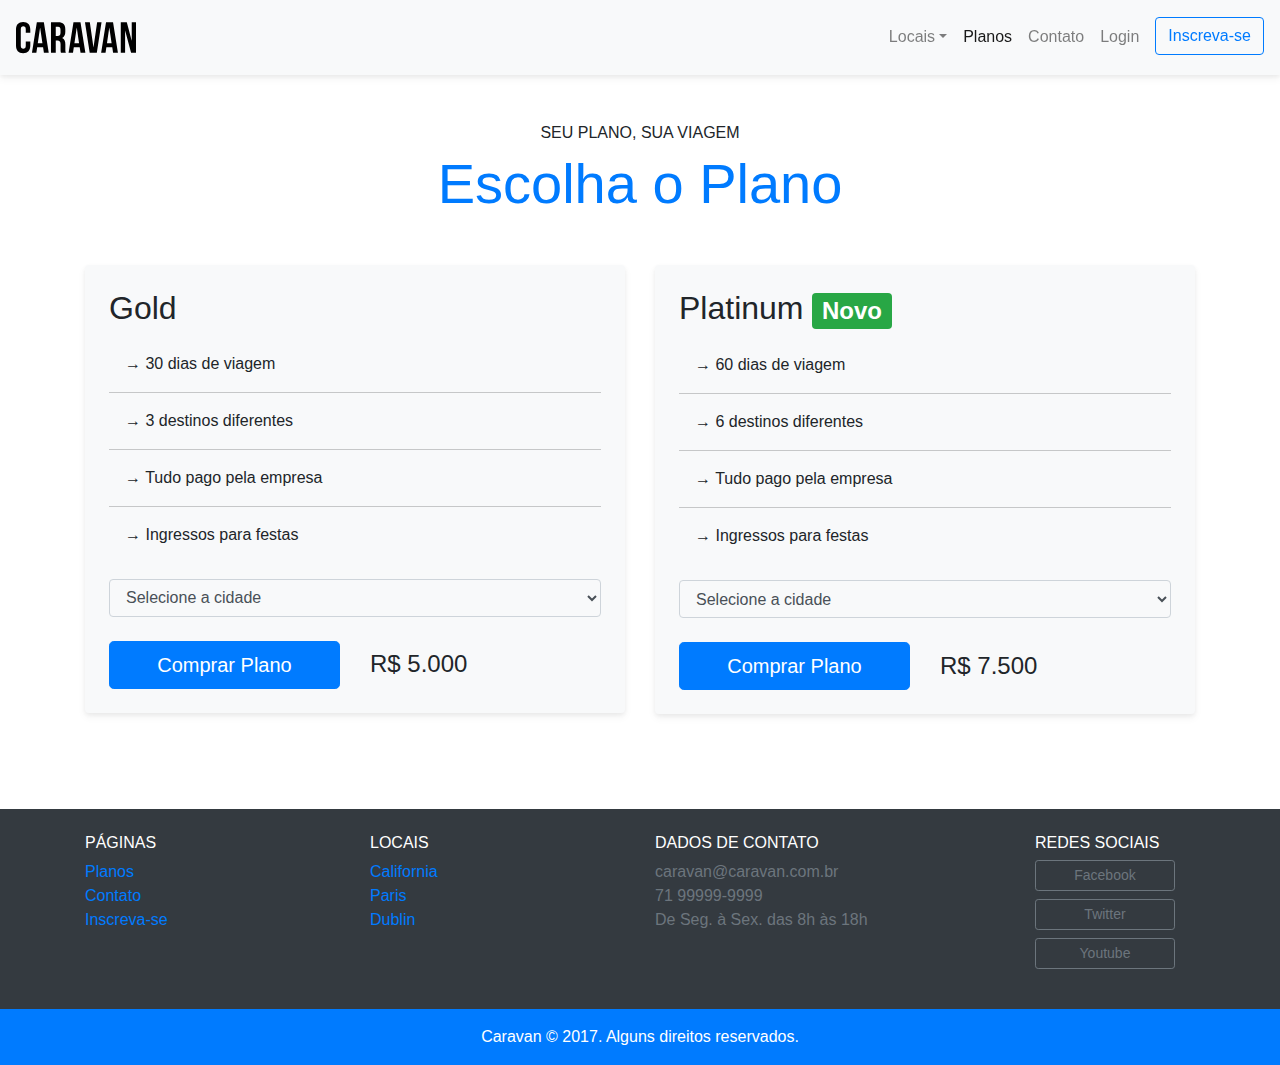
<file: planos.html>
<!DOCTYPE html>
<html>

<head>
  <title>Caravan - Planos</title>

  <meta charset="utf-8">
  <meta name="viewport" content="width=device-width, initial-scale=1, shrink-to-fit=no">

  <link rel="stylesheet" href="css/bootstrap.css">
  <link rel="stylesheet" href="css/style.css">
</head>

<body>
  <!-- Modal -->
  <div class="modal fade" id="modalLogin" tabindex="-1" role="dialog" aria-labelledby="modalLoginTitulo" aria-hidden="true">
    <div class="modal-dialog" role="document">
      <div class="modal-content">
        <div class="modal-header">
          <h5 class="modal-title" id="modalLoginTitulo">Entre na sua conta</h5>
          <button type="button" class="close" data-dismiss="modal" aria-label="Close">
            <span aria-hidden="true">&times;</span>
          </button>
        </div>
        <div class="modal-body">
          <form>
            <div class="form-group">
              <label for="loginEmail">Email</label>
              <input type="email" class="form-control" id="loginEmail">
            </div>
            <div class="form-group">
              <label for="loginSenha">Password</label>
              <input type="password" class="form-control" id="loginSenha">
            </div>
            <button type="submit" class="btn btn-primary">Entrar na Conta</button>
            <small id="emailHelp" class="form-text text-muted">Esqueceu a senha?<a href="#">Clique aqui.</a></small>
          </form>
        </div>
      </div>
    </div>
  </div>
  <!-- Fecha Modal -->

  <nav class="navbar navbar-expand-md navbar-light bg-light fixed-top py-3 box-shadow">
    <a href="index.html" class="navbar-brand">
      <img src="img/caravan.svg" alt="Caravan">
    </a>
    <button class="navbar-toggler" type="button" data-toggle="collapse" data-target="#navbarSupportedContent" aria-controls="navbarSupportedContent" aria-expanded="false" aria-label="Toggle navigation">
      <span class="navbar-toggler-icon"></span>
    </button>

    <div class="collapse navbar-collapse" id="navbarSupportedContent">
      <ul class="navbar-nav ml-auto">
        <li class="nav-item dropdown">
          <a class="nav-link dropdown-toggle" href="#" id="navbarDropdown" role="button" data-toggle="dropdown" aria-haspopup="true" aria-expanded="false">Locais</a>
          <div class="dropdown-menu" aria-labelledby="navbarDropdown">
            <a class="dropdown-item" href="local.html">California</a>
            <a class="dropdown-item" href="local.html">Paris</a>
            <a class="dropdown-item" href="local.html">Dublin</a>
          </div>
        </li>
        <li class="nav-item">
          <a class="nav-link active" href="planos.html">Planos</a>
        </li>
        <li class="nav-item">
          <a class="nav-link" href="contato.html">Contato</a>
        </li>
        <li class="nav-item">
          <a class="nav-link" href="#" data-toggle="modal" data-target="#modalLogin">Login</a>
        </li>
        <li class="nav-item">
          <a class="btn btn-outline-primary ml-md-2" href="inscricao.html">Inscreva-se</a>
        </li>
      </ul>
    </div>
  </nav>

  <!-- Fecha Navegação -->

  <section class="container">
    <div class=" text-center my-5">
      <span class="h6 d-block">SEU PLANO, SUA VIAGEM</span>
      <h1 class="display-4 text-primary">Escolha o Plano</h1>
    </div>
    <div class="row">
      <div class="col-md mb-5">
        <div class="bg-light rounded p-4 box-shadow">
          <h2>Gold</h2>
          <ul class="lista-plano list-unstyled">
            <li><span data-toggle="tooltip" data-placement="top" title="Isso mesmo, são 30 dias totais durante a viagem.">→ 30 dias de viagem</span></li>
            <li>→ 3 destinos diferentes</li>
            <li>→ Tudo pago pela empresa</li>
            <li>→ Ingressos para festas</li>
          </ul>
          <form class="form-group">
            <select class="form-control bg-light" id="inputCidades">
              <option>Selecione a cidade</option>
              <option>California</option>
              <option>Paris</option>
              <option>Dublin</option>
            </select>
          </form>
          <div class="row align-items-center mt-4">
            <div class="col">
              <a href="inscricao.html" class="btn btn-primary btn-lg btn-block">Comprar Plano</a>
            </div>
            <div class="col">
              <span class="h4">R$ 5.000</span>
            </div>
          </div>
        </div>
      </div>
      <div class="col">
        <div class="bg-light rounded p-4 box-shadow">
          <h2>Platinum <span class="badge badge-success">Novo</span></h2>
          <ul class="lista-plano list-unstyled">
            <li>→ 60 dias de viagem</li>
            <li>→ 6 destinos diferentes</li>
            <li>→ Tudo pago pela empresa</li>
            <li>→ Ingressos para festas</li>
          </ul>
          <form class="form-group">
            <select class="form-control bg-light" id="inputCidades">
              <option>Selecione a cidade</option>
              <option>California</option>
              <option>Paris</option>
              <option>Dublin</option>
            </select>
          </form>
          <div class="row align-items-center mt-4">
            <div class="col">
              <a href="inscricao.html" class="btn btn-primary btn-lg btn-block">Comprar Plano</a>
            </div>
            <div class="col">
              <span class="h4">R$ 7.500</span>
            </div>
          </div>
        </div>
      </div>
    </div>

  </section>


  <!-- Footer -->
  <footer class="bg-dark text-white mt-5">
    <div class="container py-4">
      <div class="row">
        <div class="col-md-3 col-6">
          <h4 class="h6">PÁGINAS</h4>
          <ul class="list-unstyled">
            <li><a href="planos.html">Planos</a></li>
            <li><a href="contato.html">Contato</a></li>
            <li><a href="inscricao.html">Inscreva-se</a></li>
          </ul>
        </div>
        <div class="col-md-3 col-6">
          <h4 class="h6">LOCAIS</h4>
          <ul class="list-unstyled">
            <li><a href="local.html">California</a></li>
            <li><a href="local.html">Paris</a></li>
            <li><a href="local.html">Dublin</a></li>
          </ul>
        </div>
        <div class="col-md-4">
          <h4 class="h6">DADOS DE CONTATO</h4>
          <ul class="list-unstyled text-secondary">
            <li>caravan@caravan.com.br</li>
            <li>71 99999-9999</li>
            <li>De Seg. à Sex. das 8h às 18h</li>
          </ul>
        </div>
        <div class="col-md-2">
          <h4 class="h6">REDES SOCIAIS</h4>
          <ul class="list-unstyled">
            <li><a class="btn btn-outline-secondary btn-sm btn-block mb-2" href="#" style="max-width: 140px;">Facebook</a></li>
            <li><a class="btn btn-outline-secondary btn-sm btn-block mb-2" href="#" style="max-width: 140px;">Twitter</a></li>
            <li><a class="btn btn-outline-secondary btn-sm btn-block mb-2" href="#" style="max-width: 140px;">Youtube</a></li>
          </ul>
        </div>
      </div>
    </div>
    <div class="bg-primary text-center py-3">
      <p class="mb-0">Caravan © 2017. Alguns direitos reservados.</p>
    </div>
  </footer>

  <script type="text/javascript" src="js/jquery-3.2.1.slim.min.js"></script>
  <script type="text/javascript" src="js/popper.min.js"></script>
  <script type="text/javascript" src="js/bootstrap.js"></script>
  <script type="text/javascript" src="js/app.js"></script>
</body>

</html>
</file>
<file: css/style.css>
body {
  padding-top: 75px;
}

.box-shadow {
  box-shadow: 0 2px 4px 0 rgba(0, 0, 0, 0.05), 0 4px 8px 0 rgba(0, 0, 0, 0.05);
}

#home-quote {
  background: url("../img/bg-quote.jpg") center center;
  background-size: cover;
}

@media (max-width: 767px) {
  #home-quote .display-4 {
    font-size: 2.5rem;
  }
  body {
    padding: 0px;
  }
  .fixed-top {
    position: relative;
  }
}

.lista-plano li + li {
  border-top: 1px solid rgba(0, 0, 0, 0.2);
}
.lista-plano li {
  padding: 1rem;
}
</file>
